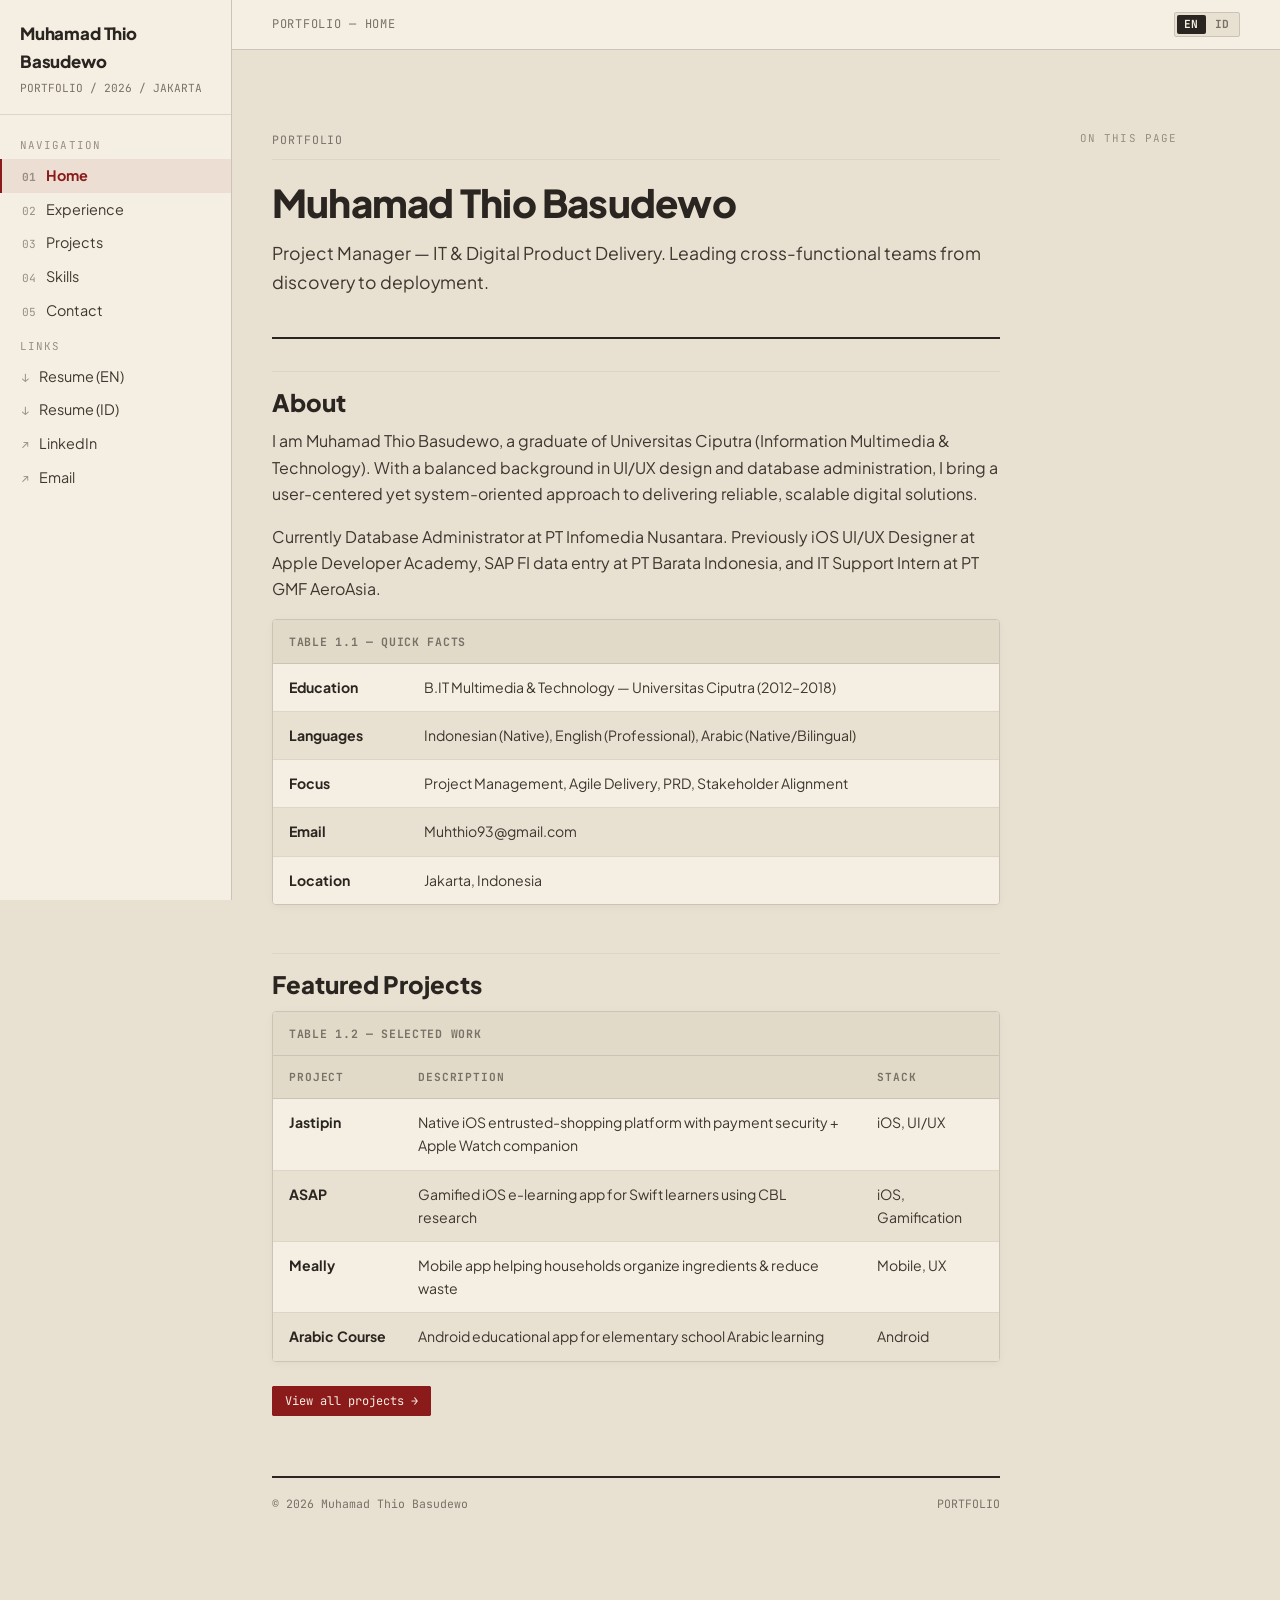
<file: index.html>
<!DOCTYPE html>
<html lang="en">
<head>
<meta charset="UTF-8">
<meta name="viewport" content="width=device-width, initial-scale=1.0">
<title>Muhamad Thio Basudewo — Portfolio</title>
<link rel="preconnect" href="https://fonts.googleapis.com">
<link rel="preconnect" href="https://fonts.gstatic.com" crossorigin>
<link href="https://fonts.googleapis.com/css2?family=Plus+Jakarta+Sans:wght@400;500;700;800&family=JetBrains+Mono:wght@400;500;700&display=swap" rel="stylesheet">
<link rel="stylesheet" href="css/styles.css">
</head>
<body class="lang-en">
<div class="doc-shell">
  <aside class="doc-sidebar" aria-label="Sections">
    <div class="doc-brand">
      <a href="index.html" class="doc-brand-title">Muhamad Thio Basudewo</a>
      <div class="doc-brand-meta">PORTFOLIO / 2026 / JAKARTA</div>
    </div>
    <nav aria-label="Sections">
      <div class="doc-nav-section">NAVIGATION</div>
      <ol class="doc-nav">
        <li><a href="index.html" aria-current="page"><span class="doc-nav-num">01</span> <span class="en">Home</span><span class="id">Beranda</span></a></li>
        <li><a href="experience.html"><span class="doc-nav-num">02</span> <span class="en">Experience</span><span class="id">Pengalaman</span></a></li>
        <li><a href="projects.html"><span class="doc-nav-num">03</span> <span class="en">Projects</span><span class="id">Proyek</span></a></li>
        <li><a href="skills.html"><span class="doc-nav-num">04</span> <span class="en">Skills</span><span class="id">Keahlian</span></a></li>
        <li><a href="contact.html"><span class="doc-nav-num">05</span> <span class="en">Contact</span><span class="id">Kontak</span></a></li>
      </ol>
      <div class="doc-nav-section">LINKS</div>
      <ol class="doc-nav">
        <li><a href="assets/resume.pdf" download><span class="doc-nav-num">↓</span> Resume (EN)</a></li>
        <li><a href="assets/resume-id.pdf" download><span class="doc-nav-num">↓</span> Resume (ID)</a></li>
        <li><a href="https://www.linkedin.com/in/muhamad-thio-basudewo-56740817b/" target="_blank" rel="noopener"><span class="doc-nav-num">↗</span> LinkedIn</a></li>
        <li><a href="mailto:Muhthio93@gmail.com"><span class="doc-nav-num">↗</span> Email</a></li>
      </ol>
    </nav>
    <button class="menu-btn" id="menuBtn" style="margin: 12px 20px;" aria-label="Toggle menu">&#9776;</button>
  </aside>
  <div class="doc-main">
    <div class="doc-topbar">
      <span class="doc-topbar-title">PORTFOLIO — HOME</span>
      <div class="topbar-actions">
        <div class="lang-switcher" aria-label="Language switcher">
          <a class="lang-btn active" href="#" data-lang="en" title="English">EN</a>
          <a class="lang-btn" href="#" data-lang="id" title="Bahasa Indonesia">ID</a>
        </div>
        
      </div>
    </div>
    <main id="main-content" class="doc-content">
      <header class="specimen-plate">
        <div class="specimen-ref"><span>PORTFOLIO</span><span></span></div>
        <h1 class="doc-title">Muhamad Thio Basudewo</h1>
        <p class="doc-lead"><span class="en">Project Manager — IT & Digital Product Delivery. Leading cross-functional teams from discovery to deployment.</span><span class="id">Manajer Proyek — Pengiriman Produk Digital & IT. Memimpin tim lintas fungsi dari discovery hingga deployment.</span></p>
      </header>

      <h2 id="about"><span class="en">About</span><span class="id">Tentang</span></h2>
      <p><span class="en">I am Muhamad Thio Basudewo, a graduate of Universitas Ciputra (Information Multimedia & Technology). With a balanced background in UI/UX design and database administration, I bring a user-centered yet system-oriented approach to delivering reliable, scalable digital solutions.</span><span class="id">Saya Muhamad Thio Basudewo, lulusan Universitas Ciputra (Information Multimedia & Technology). Dengan latar belakang seimbang di desain UI/UX dan administrasi database, saya membawa pendekatan yang berpusat pada pengguna namun berorientasi sistem untuk menghadirkan solusi digital yang andal dan skalabel.</span></p>
      <p><span class="en">Currently Database Administrator at PT Infomedia Nusantara. Previously iOS UI/UX Designer at Apple Developer Academy, SAP FI data entry at PT Barata Indonesia, and IT Support Intern at PT GMF AeroAsia.</span><span class="id">Saat ini Database Administrator di PT Infomedia Nusantara. Sebelumnya Desainer UI/UX iOS di Apple Developer Academy, entri data SAP FI di PT Barata Indonesia, dan Intern IT Support di PT GMF AeroAsia.</span></p>

      <div class="doc-table-wrap">
        <table class="doc-table">
          <caption>TABLE 1.1 — QUICK FACTS</caption>
          <tbody>
            <tr><td><span class="en">Education</span><span class="id">Pendidikan</span></td><td>B.IT Multimedia & Technology — Universitas Ciputra (2012–2018)</td></tr>
            <tr><td><span class="en">Languages</span><span class="id">Bahasa</span></td><td>Indonesian (Native), English (Professional), Arabic (Native/Bilingual)</td></tr>
            <tr><td><span class="en">Focus</span><span class="id">Fokus</span></td><td>Project Management, Agile Delivery, PRD, Stakeholder Alignment</td></tr>
            <tr><td>Email</td><td>Muhthio93@gmail.com</td></tr>
            <tr><td><span class="en">Location</span><span class="id">Lokasi</span></td><td>Jakarta, Indonesia</td></tr>
          </tbody>
        </table>
      </div>

      <h2 id="featured"><span class="en">Featured Projects</span><span class="id">Proyek Unggulan</span></h2>
      <div class="doc-table-wrap">
        <table class="doc-table">
          <caption>TABLE 1.2 — SELECTED WORK</caption>
          <thead><tr><th scope="col">Project</th><th scope="col"><span class="en">Description</span><span class="id">Deskripsi</span></th><th scope="col">Stack</th></tr></thead>
          <tbody>
            <tr><td>Jastipin</td><td><span class="en">Native iOS entrusted-shopping platform with payment security + Apple Watch companion</span><span class="id">Platform titip beli iOS native dengan keamanan pembayaran + pendamping Apple Watch</span></td><td>iOS, UI/UX</td></tr>
            <tr><td>ASAP</td><td><span class="en">Gamified iOS e-learning app for Swift learners using CBL research</span><span class="id">Aplikasi e-learning iOS gamifikasi untuk pembelajar Swift dengan riset CBL</span></td><td>iOS, Gamification</td></tr>
            <tr><td>Meally</td><td><span class="en">Mobile app helping households organize ingredients & reduce waste</span><span class="id">Aplikasi mobile membantu rumah tangga mengorganisasi bahan & kurangi limbah</span></td><td>Mobile, UX</td></tr>
            <tr><td>Arabic Course</td><td><span class="en">Android educational app for elementary school Arabic learning</span><span class="id">Aplikasi edukasi Android untuk pembelajaran Arab sekolah dasar</span></td><td>Android</td></tr>
          </tbody>
        </table>
      </div>
      <p><a class="btn btn-primary" href="projects.html"><span class="en">View all projects →</span><span class="id">Lihat semua proyek →</span></a></p>

      <footer class="doc-footer"><span>© 2026 Muhamad Thio Basudewo</span><span>PORTFOLIO</span></footer>
    </main>
    <nav class="doc-toc" aria-label="On this page"><div class="doc-toc-title">ON THIS PAGE</div><ol id="tocList"></ol></nav>
  </div>
</div>

<script src="js/main.js"></script>
</body>
</html>
</file>
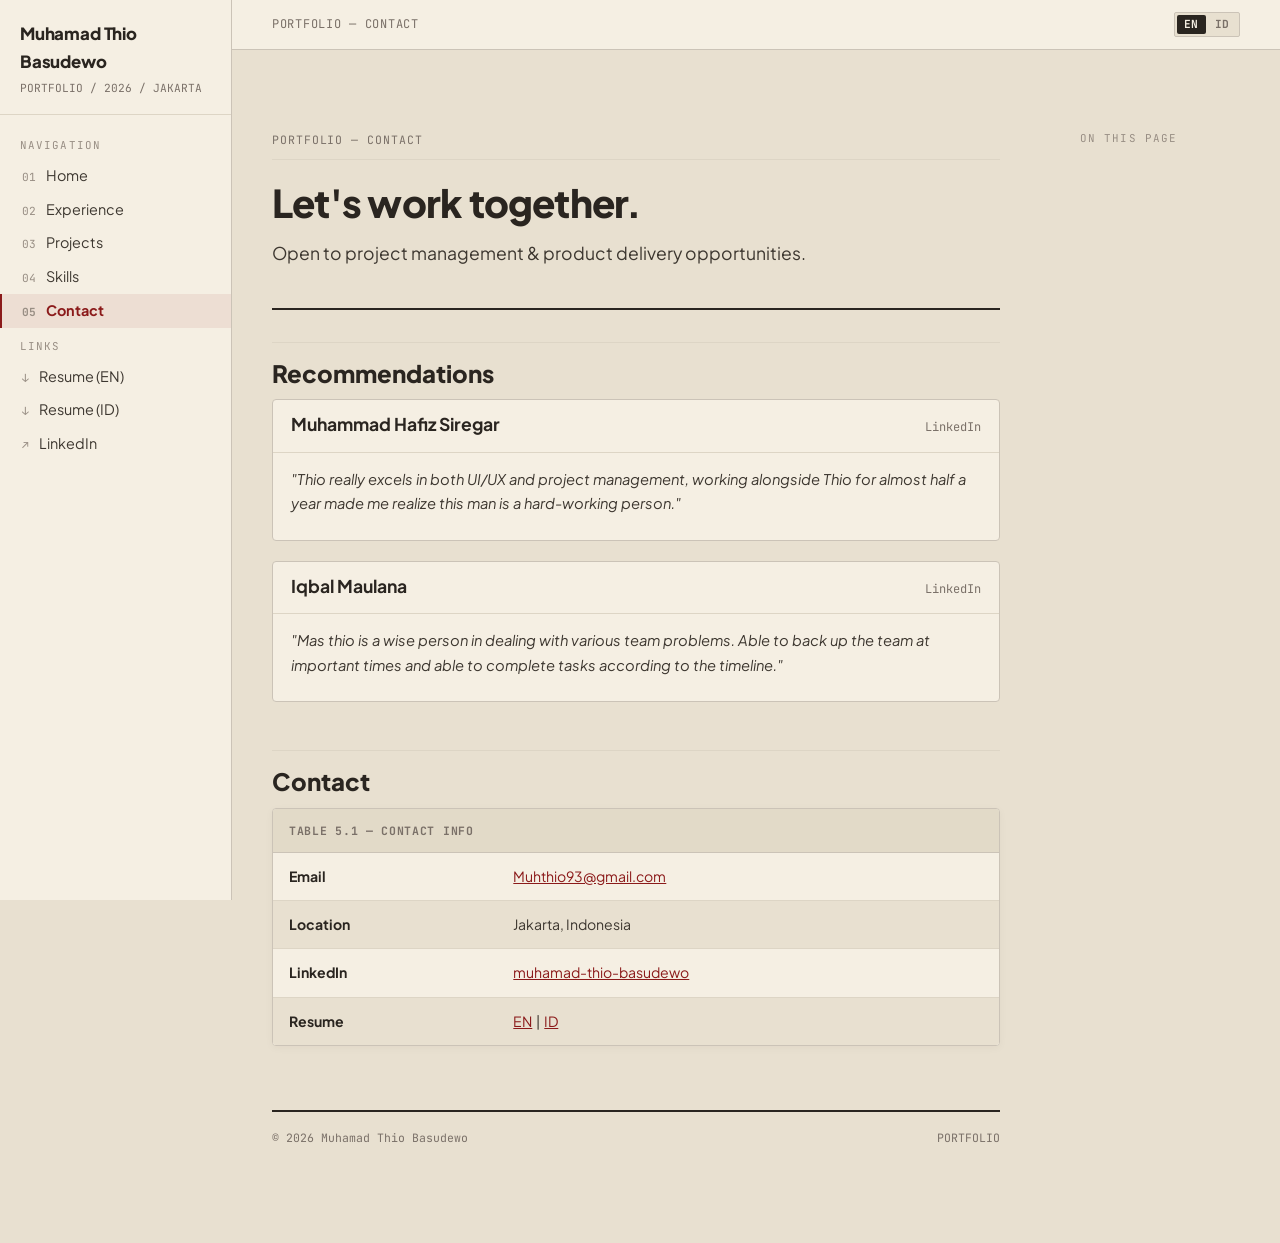
<file: contact.html>
<!DOCTYPE html>
<html lang="en">
<head>
<meta charset="UTF-8">
<meta name="viewport" content="width=device-width, initial-scale=1.0">
<title>Contact — Muhamad Thio Basudewo</title>
<link rel="preconnect" href="https://fonts.googleapis.com">
<link rel="preconnect" href="https://fonts.gstatic.com" crossorigin>
<link href="https://fonts.googleapis.com/css2?family=Plus+Jakarta+Sans:wght@400;500;700;800&family=JetBrains+Mono:wght@400;500;700&display=swap" rel="stylesheet">
<link rel="stylesheet" href="css/styles.css">
</head>
<body class="lang-en">
<div class="doc-shell">
  <aside class="doc-sidebar" aria-label="Sections">
    <div class="doc-brand">
      <a href="index.html" class="doc-brand-title">Muhamad Thio Basudewo</a>
      <div class="doc-brand-meta">PORTFOLIO / 2026 / JAKARTA</div>
    </div>
    <nav aria-label="Sections">
      <div class="doc-nav-section">NAVIGATION</div>
      <ol class="doc-nav">
        <li><a href="index.html"><span class="doc-nav-num">01</span> <span class="en">Home</span><span class="id">Beranda</span></a></li>
        <li><a href="experience.html"><span class="doc-nav-num">02</span> <span class="en">Experience</span><span class="id">Pengalaman</span></a></li>
        <li><a href="projects.html"><span class="doc-nav-num">03</span> <span class="en">Projects</span><span class="id">Proyek</span></a></li>
        <li><a href="skills.html"><span class="doc-nav-num">04</span> <span class="en">Skills</span><span class="id">Keahlian</span></a></li>
        <li><a href="contact.html" aria-current="page"><span class="doc-nav-num">05</span> <span class="en">Contact</span><span class="id">Kontak</span></a></li>
      </ol>
      <div class="doc-nav-section">LINKS</div>
      <ol class="doc-nav">
        <li><a href="assets/resume.pdf" download><span class="doc-nav-num">↓</span> Resume (EN)</a></li>
        <li><a href="assets/resume-id.pdf" download><span class="doc-nav-num">↓</span> Resume (ID)</a></li>
        <li><a href="https://www.linkedin.com/in/muhamad-thio-basudewo-56740817b/" target="_blank" rel="noopener"><span class="doc-nav-num">↗</span> LinkedIn</a></li>
      </ol>
    </nav>
  </aside>
  <div class="doc-main">
    <div class="doc-topbar">
      <span class="doc-topbar-title">PORTFOLIO — CONTACT</span>
      <div class="topbar-actions">
        <div class="lang-switcher" aria-label="Language switcher">
          <a class="lang-btn active" href="#" data-lang="en" title="English">EN</a>
          <a class="lang-btn" href="#" data-lang="id" title="Bahasa Indonesia">ID</a>
        </div>
        
      </div>
    </div>
    <main id="main-content" class="doc-content">
      <header class="specimen-plate">
        <div class="specimen-ref"><span>PORTFOLIO — CONTACT</span><span></span></div>
        <h1 class="doc-title"><span class="en">Let's work together.</span><span class="id">Mari bekerja sama.</span></h1>
        <p class="doc-lead"><span class="en">Open to project management & product delivery opportunities.</span><span class="id">Terbuka untuk peluang manajemen proyek & pengiriman produk.</span></p>
      </header>

      <h2 id="recommendations"><span class="en">Recommendations</span><span class="id">Rekomendasi</span></h2>
      <div class="server-card">
        <div class="server-card-header"><h3>Muhammad Hafiz Siregar</h3><span class="server-card-id">LinkedIn</span></div>
        <div class="server-card-body">
          <p style="font-style: italic;">"Thio really excels in both UI/UX and project management, working alongside Thio for almost half a year made me realize this man is a hard-working person."</p>
        </div>
      </div>
      <div class="server-card">
        <div class="server-card-header"><h3>Iqbal Maulana</h3><span class="server-card-id">LinkedIn</span></div>
        <div class="server-card-body">
          <p style="font-style: italic;">"Mas thio is a wise person in dealing with various team problems. Able to back up the team at important times and able to complete tasks according to the timeline."</p>
        </div>
      </div>

      <h2 id="contact"><span class="en">Contact</span><span class="id">Kontak</span></h2>
      <div class="doc-table-wrap">
        <table class="doc-table">
          <caption>TABLE 5.1 — CONTACT INFO</caption>
          <tbody>
            <tr><td>Email</td><td><a href="mailto:Muhthio93@gmail.com">Muhthio93@gmail.com</a></td></tr>
            <tr><td><span class="en">Location</span><span class="id">Lokasi</span></td><td>Jakarta, Indonesia</td></tr>
            <tr><td>LinkedIn</td><td><a href="https://www.linkedin.com/in/muhamad-thio-basudewo-56740817b/" target="_blank" rel="noopener">muhamad-thio-basudewo</a></td></tr>
            <tr><td>Resume</td><td><a href="assets/resume.pdf" download>EN</a> &nbsp;|&nbsp; <a href="assets/resume-id.pdf" download>ID</a></td></tr>
          </tbody>
        </table>
      </div>

      <footer class="doc-footer"><span>© 2026 Muhamad Thio Basudewo</span><span>PORTFOLIO</span></footer>
    </main>
    <nav class="doc-toc" aria-label="On this page"><div class="doc-toc-title">ON THIS PAGE</div><ol id="tocList"></ol></nav>
  </div>
</div>

<script src="js/main.js"></script>
</body>
</html>
</file>
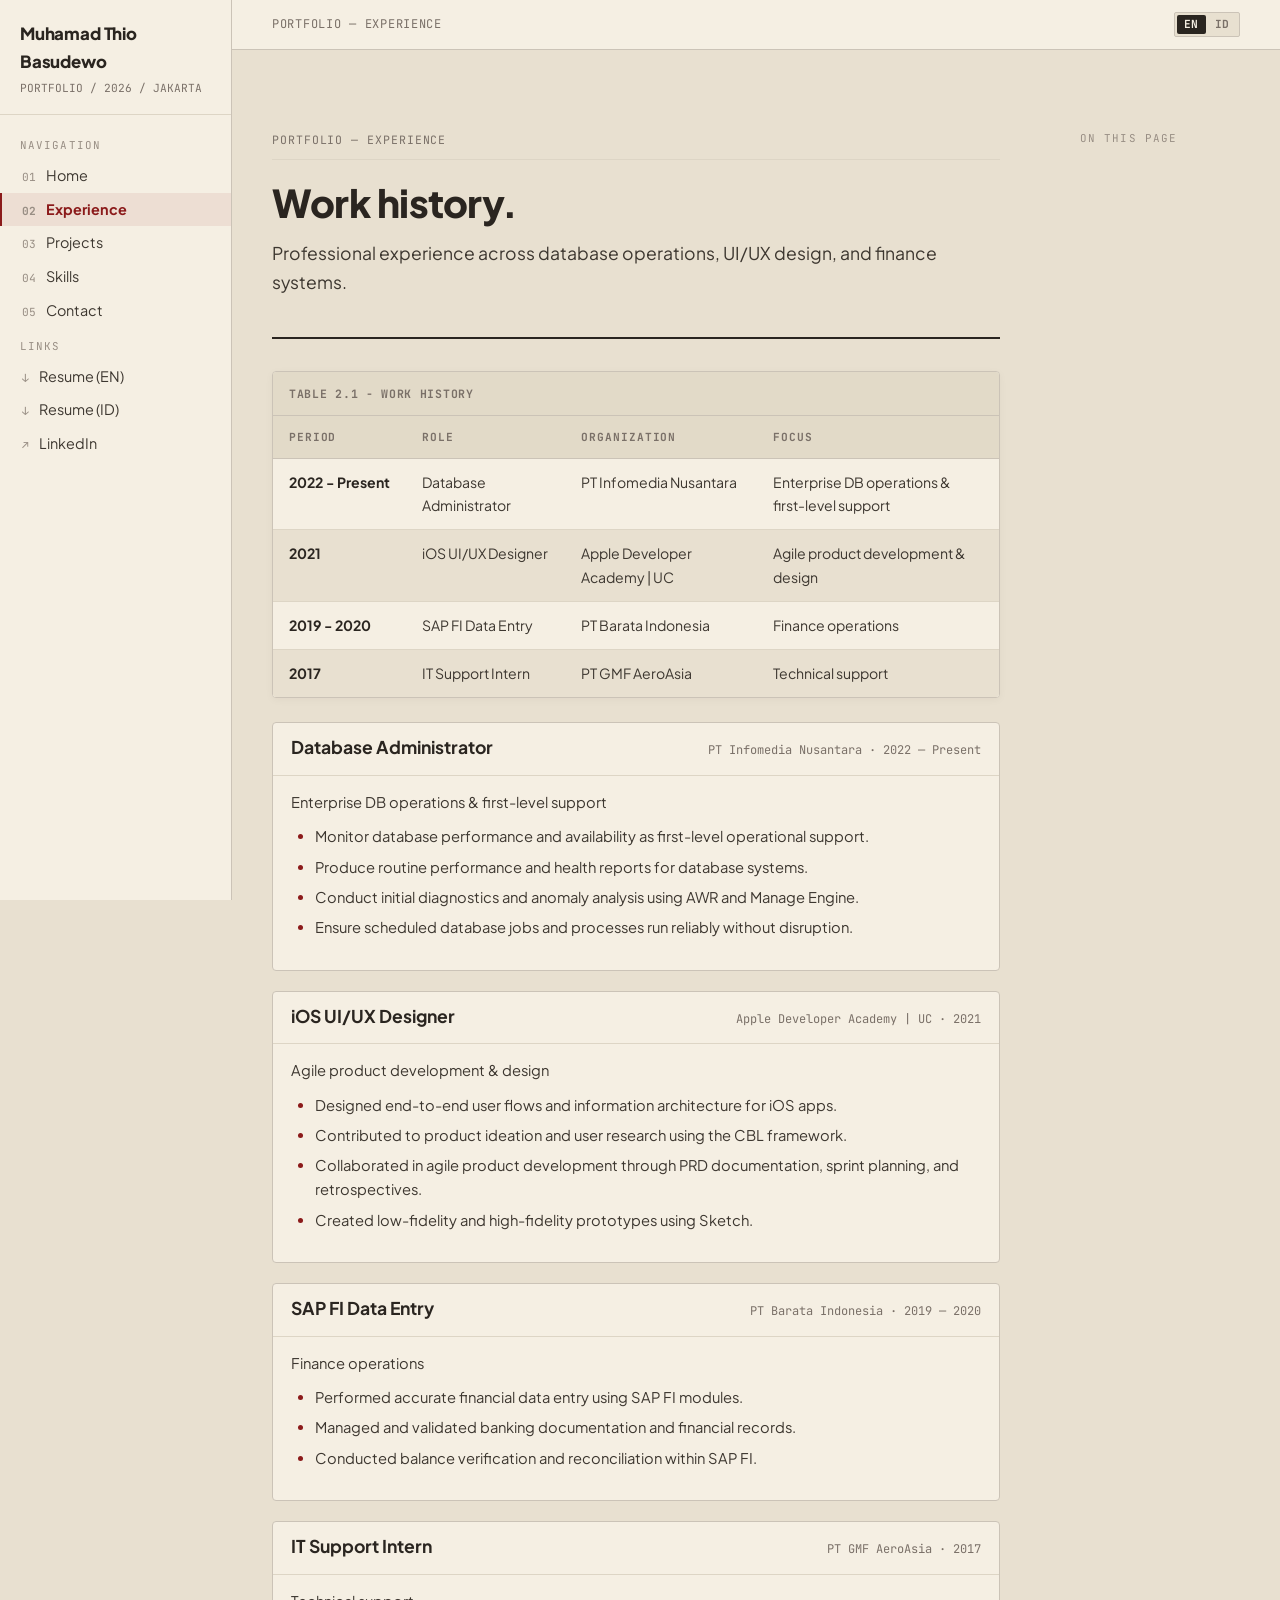
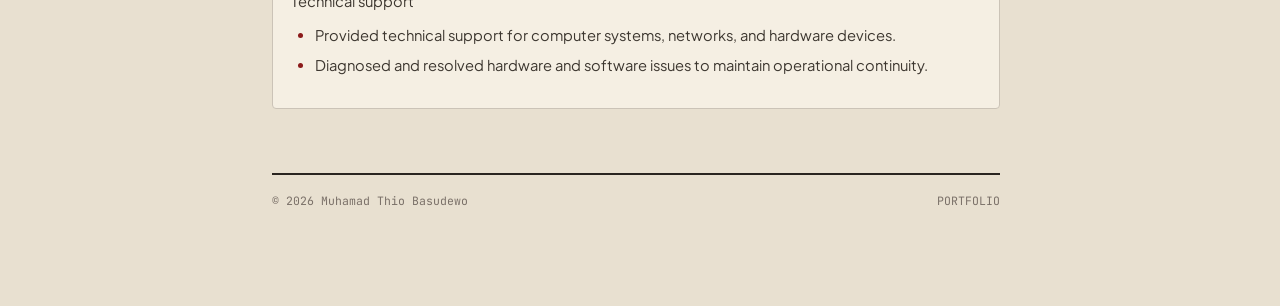
<file: experience.html>
<!DOCTYPE html>
<html lang="en">
<head>
<meta charset="UTF-8">
<meta name="viewport" content="width=device-width, initial-scale=1.0">
<title>Experience — Muhamad Thio Basudewo</title>
<link rel="preconnect" href="https://fonts.googleapis.com">
<link rel="preconnect" href="https://fonts.gstatic.com" crossorigin>
<link href="https://fonts.googleapis.com/css2?family=Plus+Jakarta+Sans:wght@400;500;700;800&family=JetBrains+Mono:wght@400;500;700&display=swap" rel="stylesheet">
<link rel="stylesheet" href="css/styles.css">
</head>
<body class="lang-en">
<div class="doc-shell">
  <aside class="doc-sidebar" aria-label="Sections">
    <div class="doc-brand">
      <a href="index.html" class="doc-brand-title">Muhamad Thio Basudewo</a>
      <div class="doc-brand-meta">PORTFOLIO / 2026 / JAKARTA</div>
    </div>
    <nav aria-label="Sections">
      <div class="doc-nav-section">NAVIGATION</div>
      <ol class="doc-nav">
        <li><a href="index.html"><span class="doc-nav-num">01</span> <span class="en">Home</span><span class="id">Beranda</span></a></li>
        <li><a href="experience.html" aria-current="page"><span class="doc-nav-num">02</span> <span class="en">Experience</span><span class="id">Pengalaman</span></a></li>
        <li><a href="projects.html"><span class="doc-nav-num">03</span> <span class="en">Projects</span><span class="id">Proyek</span></a></li>
        <li><a href="skills.html"><span class="doc-nav-num">04</span> <span class="en">Skills</span><span class="id">Keahlian</span></a></li>
        <li><a href="contact.html"><span class="doc-nav-num">05</span> <span class="en">Contact</span><span class="id">Kontak</span></a></li>
      </ol>
      <div class="doc-nav-section">LINKS</div>
      <ol class="doc-nav">
        <li><a href="assets/resume.pdf" download><span class="doc-nav-num">↓</span> Resume (EN)</a></li>
        <li><a href="assets/resume-id.pdf" download><span class="doc-nav-num">↓</span> Resume (ID)</a></li>
        <li><a href="https://www.linkedin.com/in/muhamad-thio-basudewo-56740817b/" target="_blank" rel="noopener"><span class="doc-nav-num">↗</span> LinkedIn</a></li>
      </ol>
    </nav>
  </aside>
  <div class="doc-main">
    <div class="doc-topbar">
      <span class="doc-topbar-title">PORTFOLIO — EXPERIENCE</span>
      <div class="topbar-actions">
        <div class="lang-switcher" aria-label="Language switcher">
          <a class="lang-btn active" href="#" data-lang="en" title="English">EN</a>
          <a class="lang-btn" href="#" data-lang="id" title="Bahasa Indonesia">ID</a>
        </div>
        
      </div>
    </div>
    <main id="main-content" class="doc-content">
      <header class="specimen-plate">
        <div class="specimen-ref"><span>PORTFOLIO — EXPERIENCE</span><span></span></div>
        <h1 class="doc-title"><span class="en">Work history.</span><span class="id">Riwayat kerja.</span></h1>
        <p class="doc-lead"><span class="en">Professional experience across database operations, UI/UX design, and finance systems.</span><span class="id">Pengalaman profesional di operasi database, desain UI/UX, dan sistem keuangan.</span></p>
      </header>

      <div class="doc-table-wrap">
        <table class="doc-table">
          <caption>TABLE 2.1 - WORK HISTORY</caption>
          <thead><tr><th scope="col">Period</th><th scope="col">Role</th><th scope="col">Organization</th><th scope="col">Focus</th></tr></thead>
          <tbody>
            <tr><td>2022 - Present</td><td>Database Administrator</td><td>PT Infomedia Nusantara</td><td>Enterprise DB operations & first-level support</td></tr>
            <tr><td>2021</td><td>iOS UI/UX Designer</td><td>Apple Developer Academy | UC</td><td>Agile product development & design</td></tr>
            <tr><td>2019 - 2020</td><td>SAP FI Data Entry</td><td>PT Barata Indonesia</td><td>Finance operations</td></tr>
            <tr><td>2017</td><td>IT Support Intern</td><td>PT GMF AeroAsia</td><td>Technical support</td></tr>
          </tbody>
        </table>
      </div>

      <div class="server-card">
        <div class="server-card-header"><h3><span class="en">Database Administrator</span><span class="id">Administrator Database</span></h3><span class="server-card-id">PT Infomedia Nusantara · 2022 — Present</span></div>
        <div class="server-card-body">
          <p><span class="en">Enterprise DB operations & first-level support</span><span class="id">Operasi DB enterprise & dukungan level pertama</span></p>
          <ul>
            <li><span class="en">Monitor database performance and availability as first-level operational support.</span><span class="id">Memantau performa dan ketersediaan database sebagai dukungan operasional level pertama.</span></li>
            <li><span class="en">Produce routine performance and health reports for database systems.</span><span class="id">Membuat laporan performa dan kesehatan rutin untuk sistem database.</span></li>
            <li><span class="en">Conduct initial diagnostics and anomaly analysis using AWR and Manage Engine.</span><span class="id">Melakukan diagnostik awal dan analisis anomali menggunakan AWR dan Manage Engine.</span></li>
            <li><span class="en">Ensure scheduled database jobs and processes run reliably without disruption.</span><span class="id">Memastikan job dan proses database terjadwal berjalan andal tanpa gangguan.</span></li>
          </ul>
        </div>
      </div>

      <div class="server-card">
        <div class="server-card-header"><h3><span class="en">iOS UI/UX Designer</span><span class="id">Desainer UI/UX iOS</span></h3><span class="server-card-id">Apple Developer Academy | UC · 2021</span></div>
        <div class="server-card-body">
          <p><span class="en">Agile product development & design</span><span class="id">Pengembangan produk agile & desain</span></p>
          <ul>
            <li><span class="en">Designed end-to-end user flows and information architecture for iOS apps.</span><span class="id">Merancang user flow end-to-end dan information architecture untuk aplikasi iOS.</span></li>
            <li><span class="en">Contributed to product ideation and user research using the CBL framework.</span><span class="id">Berkontribusi pada ideasi produk dan riset pengguna menggunakan framework CBL.</span></li>
            <li><span class="en">Collaborated in agile product development through PRD documentation, sprint planning, and retrospectives.</span><span class="id">Berkolaborasi dalam pengembangan produk agile melalui dokumentasi PRD, sprint planning, dan retrospektif.</span></li>
            <li><span class="en">Created low-fidelity and high-fidelity prototypes using Sketch.</span><span class="id">Membuat prototipe low-fidelity dan high-fidelity menggunakan Sketch.</span></li>
          </ul>
        </div>
      </div>

      <div class="server-card">
        <div class="server-card-header"><h3><span class="en">SAP FI Data Entry</span><span class="id">Entri Data SAP FI</span></h3><span class="server-card-id">PT Barata Indonesia · 2019 — 2020</span></div>
        <div class="server-card-body">
          <p><span class="en">Finance operations</span><span class="id">Operasi keuangan</span></p>
          <ul>
            <li><span class="en">Performed accurate financial data entry using SAP FI modules.</span><span class="id">Melakukan entri data keuangan akurat menggunakan modul SAP FI.</span></li>
            <li><span class="en">Managed and validated banking documentation and financial records.</span><span class="id">Mengelola dan memvalidasi dokumentasi perbankan dan catatan keuangan.</span></li>
            <li><span class="en">Conducted balance verification and reconciliation within SAP FI.</span><span class="id">Melakukan verifikasi saldo dan rekonsiliasi dalam SAP FI.</span></li>
          </ul>
        </div>
      </div>

      <div class="server-card">
        <div class="server-card-header"><h3><span class="en">IT Support Intern</span><span class="id">Intern Dukungan IT</span></h3><span class="server-card-id">PT GMF AeroAsia · 2017</span></div>
        <div class="server-card-body">
          <p><span class="en">Technical support</span><span class="id">Dukungan teknis</span></p>
          <ul>
            <li><span class="en">Provided technical support for computer systems, networks, and hardware devices.</span><span class="id">Memberikan dukungan teknis untuk sistem komputer, jaringan, dan perangkat keras.</span></li>
            <li><span class="en">Diagnosed and resolved hardware and software issues to maintain operational continuity.</span><span class="id">Mendiagnosis dan menyelesaikan masalah hardware/software untuk menjaga kontinuitas operasional.</span></li>
          </ul>
        </div>
      </div>

      <footer class="doc-footer"><span>© 2026 Muhamad Thio Basudewo</span><span>PORTFOLIO</span></footer>
    </main>
    <nav class="doc-toc" aria-label="On this page"><div class="doc-toc-title">ON THIS PAGE</div><ol id="tocList"></ol></nav>
  </div>
</div>

<script src="js/main.js"></script>
</body>
</html>
</file>
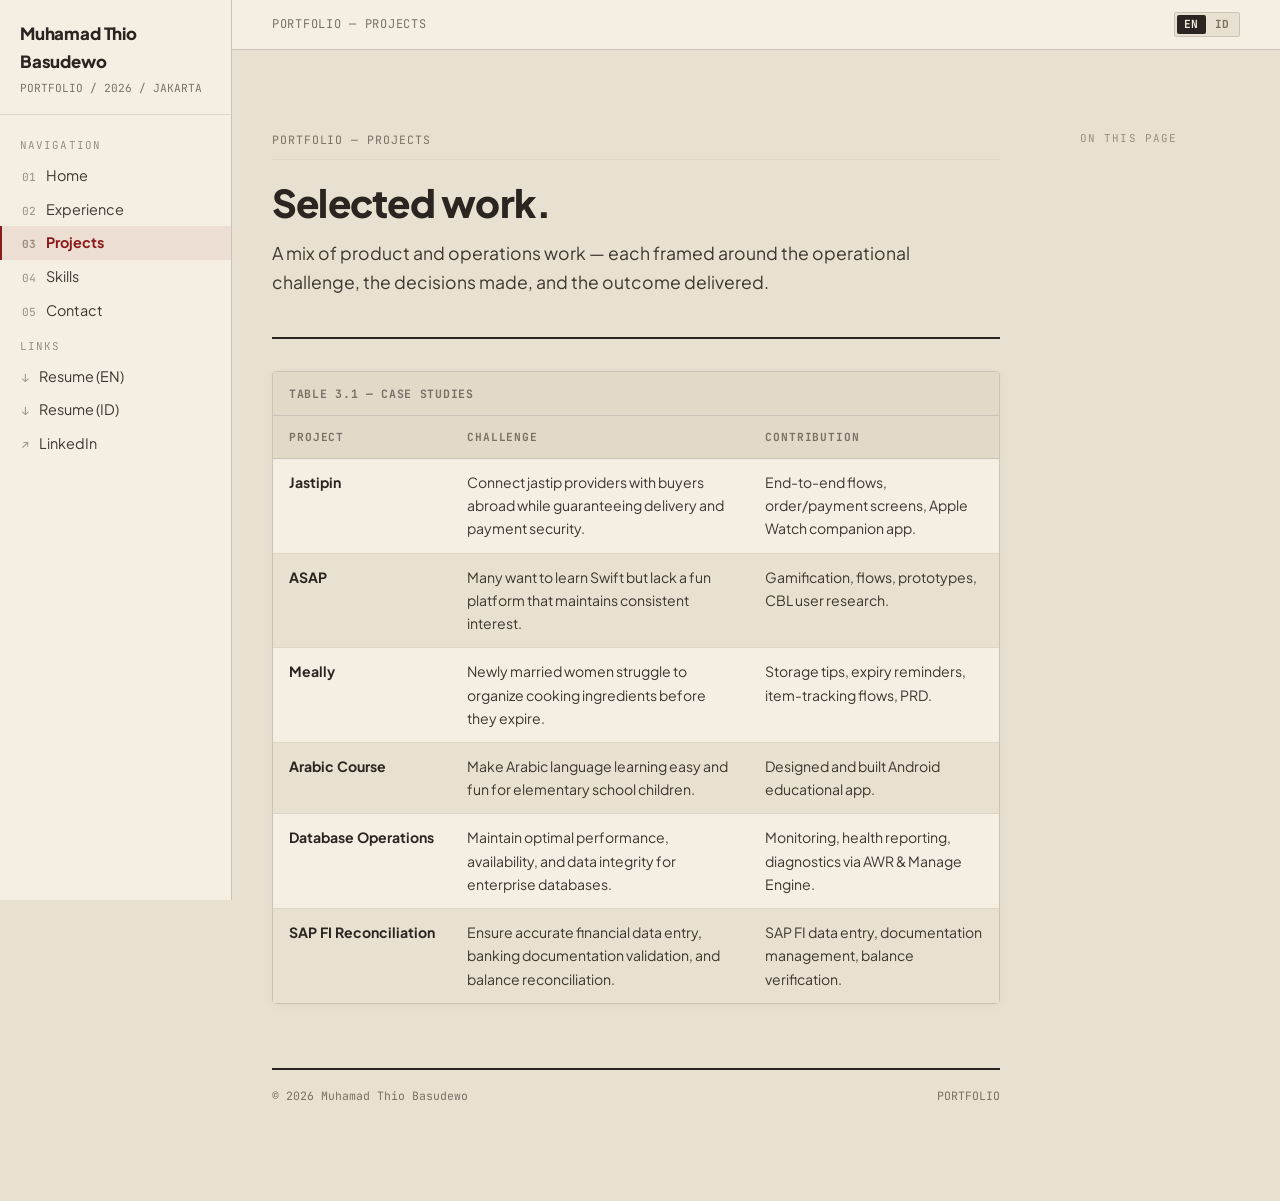
<file: projects.html>
<!DOCTYPE html>
<html lang="en">
<head>
<meta charset="UTF-8">
<meta name="viewport" content="width=device-width, initial-scale=1.0">
<title>Projects — Muhamad Thio Basudewo</title>
<link rel="preconnect" href="https://fonts.googleapis.com">
<link rel="preconnect" href="https://fonts.gstatic.com" crossorigin>
<link href="https://fonts.googleapis.com/css2?family=Plus+Jakarta+Sans:wght@400;500;700;800&family=JetBrains+Mono:wght@400;500;700&display=swap" rel="stylesheet">
<link rel="stylesheet" href="css/styles.css">
</head>
<body class="lang-en">
<div class="doc-shell">
  <aside class="doc-sidebar" aria-label="Sections">
    <div class="doc-brand">
      <a href="index.html" class="doc-brand-title">Muhamad Thio Basudewo</a>
      <div class="doc-brand-meta">PORTFOLIO / 2026 / JAKARTA</div>
    </div>
    <nav aria-label="Sections">
      <div class="doc-nav-section">NAVIGATION</div>
      <ol class="doc-nav">
        <li><a href="index.html"><span class="doc-nav-num">01</span> <span class="en">Home</span><span class="id">Beranda</span></a></li>
        <li><a href="experience.html"><span class="doc-nav-num">02</span> <span class="en">Experience</span><span class="id">Pengalaman</span></a></li>
        <li><a href="projects.html" aria-current="page"><span class="doc-nav-num">03</span> <span class="en">Projects</span><span class="id">Proyek</span></a></li>
        <li><a href="skills.html"><span class="doc-nav-num">04</span> <span class="en">Skills</span><span class="id">Keahlian</span></a></li>
        <li><a href="contact.html"><span class="doc-nav-num">05</span> <span class="en">Contact</span><span class="id">Kontak</span></a></li>
      </ol>
      <div class="doc-nav-section">LINKS</div>
      <ol class="doc-nav">
        <li><a href="assets/resume.pdf" download><span class="doc-nav-num">↓</span> Resume (EN)</a></li>
        <li><a href="assets/resume-id.pdf" download><span class="doc-nav-num">↓</span> Resume (ID)</a></li>
        <li><a href="https://www.linkedin.com/in/muhamad-thio-basudewo-56740817b/" target="_blank" rel="noopener"><span class="doc-nav-num">↗</span> LinkedIn</a></li>
      </ol>
    </nav>
  </aside>
  <div class="doc-main">
    <div class="doc-topbar">
      <span class="doc-topbar-title">PORTFOLIO — PROJECTS</span>
      <div class="topbar-actions">
        <div class="lang-switcher" aria-label="Language switcher">
          <a class="lang-btn active" href="#" data-lang="en" title="English">EN</a>
          <a class="lang-btn" href="#" data-lang="id" title="Bahasa Indonesia">ID</a>
        </div>
        
      </div>
    </div>
    <main id="main-content" class="doc-content">
      <header class="specimen-plate">
        <div class="specimen-ref"><span>PORTFOLIO — PROJECTS</span><span></span></div>
        <h1 class="doc-title"><span class="en">Selected work.</span><span class="id">Karya pilihan.</span></h1>
        <p class="doc-lead"><span class="en">A mix of product and operations work — each framed around the operational challenge, the decisions made, and the outcome delivered.</span><span class="id">Campuran pekerjaan produk dan operasional — masing-masing dibingkai seputar tantangan operasional, keputusan yang diambil, dan hasil yang dicapai.</span></p>
      </header>

      <div class="doc-table-wrap">
        <table class="doc-table">
          <caption>TABLE 3.1 — CASE STUDIES</caption>
          <thead><tr><th scope="col">Project</th><th scope="col"><span class="en">Challenge</span><span class="id">Tantangan</span></th><th scope="col"><span class="en">Contribution</span><span class="id">Kontribusi</span></th></tr></thead>
          <tbody>
            <tr><td>Jastipin</td><td><span class="en">Connect jastip providers with buyers abroad while guaranteeing delivery and payment security.</span><span class="id">Menghubungkan penyedia jastip dengan pembeli di luar negeri sambil menjamin pengiriman dan keamanan pembayaran.</span></td><td><span class="en">End-to-end flows, order/payment screens, Apple Watch companion app.</span><span class="id">Flow end-to-end, layar pesanan/pembayaran, aplikasi pendamping Apple Watch.</span></td></tr>
            <tr><td>ASAP</td><td><span class="en">Many want to learn Swift but lack a fun platform that maintains consistent interest.</span><span class="id">Banyak yang ingin belajar Swift namun kurang platform menyenangkan yang menjaga minat konsisten.</span></td><td><span class="en">Gamification, flows, prototypes, CBL user research.</span><span class="id">Gamifikasi, flow, prototipe, riset pengguna CBL.</span></td></tr>
            <tr><td>Meally</td><td><span class="en">Newly married women struggle to organize cooking ingredients before they expire.</span><span class="id">Wanita baru menikah kesulitan mengorganisasi bahan masakan sebelum kedaluwarsa.</span></td><td><span class="en">Storage tips, expiry reminders, item-tracking flows, PRD.</span><span class="id">Tips penyimpanan, pengingat kedaluwarsa, flow pelacakan item, PRD.</span></td></tr>
            <tr><td>Arabic Course</td><td><span class="en">Make Arabic language learning easy and fun for elementary school children.</span><span class="id">Membuat pembelajaran bahasa Arab mudah dan menyenangkan bagi anak usia sekolah dasar.</span></td><td><span class="en">Designed and built Android educational app.</span><span class="id">Merancang dan membangun aplikasi edukasi Android.</span></td></tr>
            <tr><td>Database Operations</td><td><span class="en">Maintain optimal performance, availability, and data integrity for enterprise databases.</span><span class="id">Menjaga performa, ketersediaan, dan integritas data optimal untuk database enterprise.</span></td><td><span class="en">Monitoring, health reporting, diagnostics via AWR & Manage Engine.</span><span class="id">Pemantauan, pelaporan kesehatan, diagnostik via AWR & Manage Engine.</span></td></tr>
            <tr><td>SAP FI Reconciliation</td><td><span class="en">Ensure accurate financial data entry, banking documentation validation, and balance reconciliation.</span><span class="id">Memastikan entri data keuangan akurat, validasi dokumentasi perbankan, dan rekonsiliasi saldo.</span></td><td><span class="en">SAP FI data entry, documentation management, balance verification.</span><span class="id">Entri data SAP FI, pengelolaan dokumentasi, verifikasi saldo.</span></td></tr>
          </tbody>
        </table>
      </div>

      <footer class="doc-footer"><span>© 2026 Muhamad Thio Basudewo</span><span>PORTFOLIO</span></footer>
    </main>
    <nav class="doc-toc" aria-label="On this page"><div class="doc-toc-title">ON THIS PAGE</div><ol id="tocList"></ol></nav>
  </div>
</div>

<script src="js/main.js"></script>
</body>
</html>
</file>
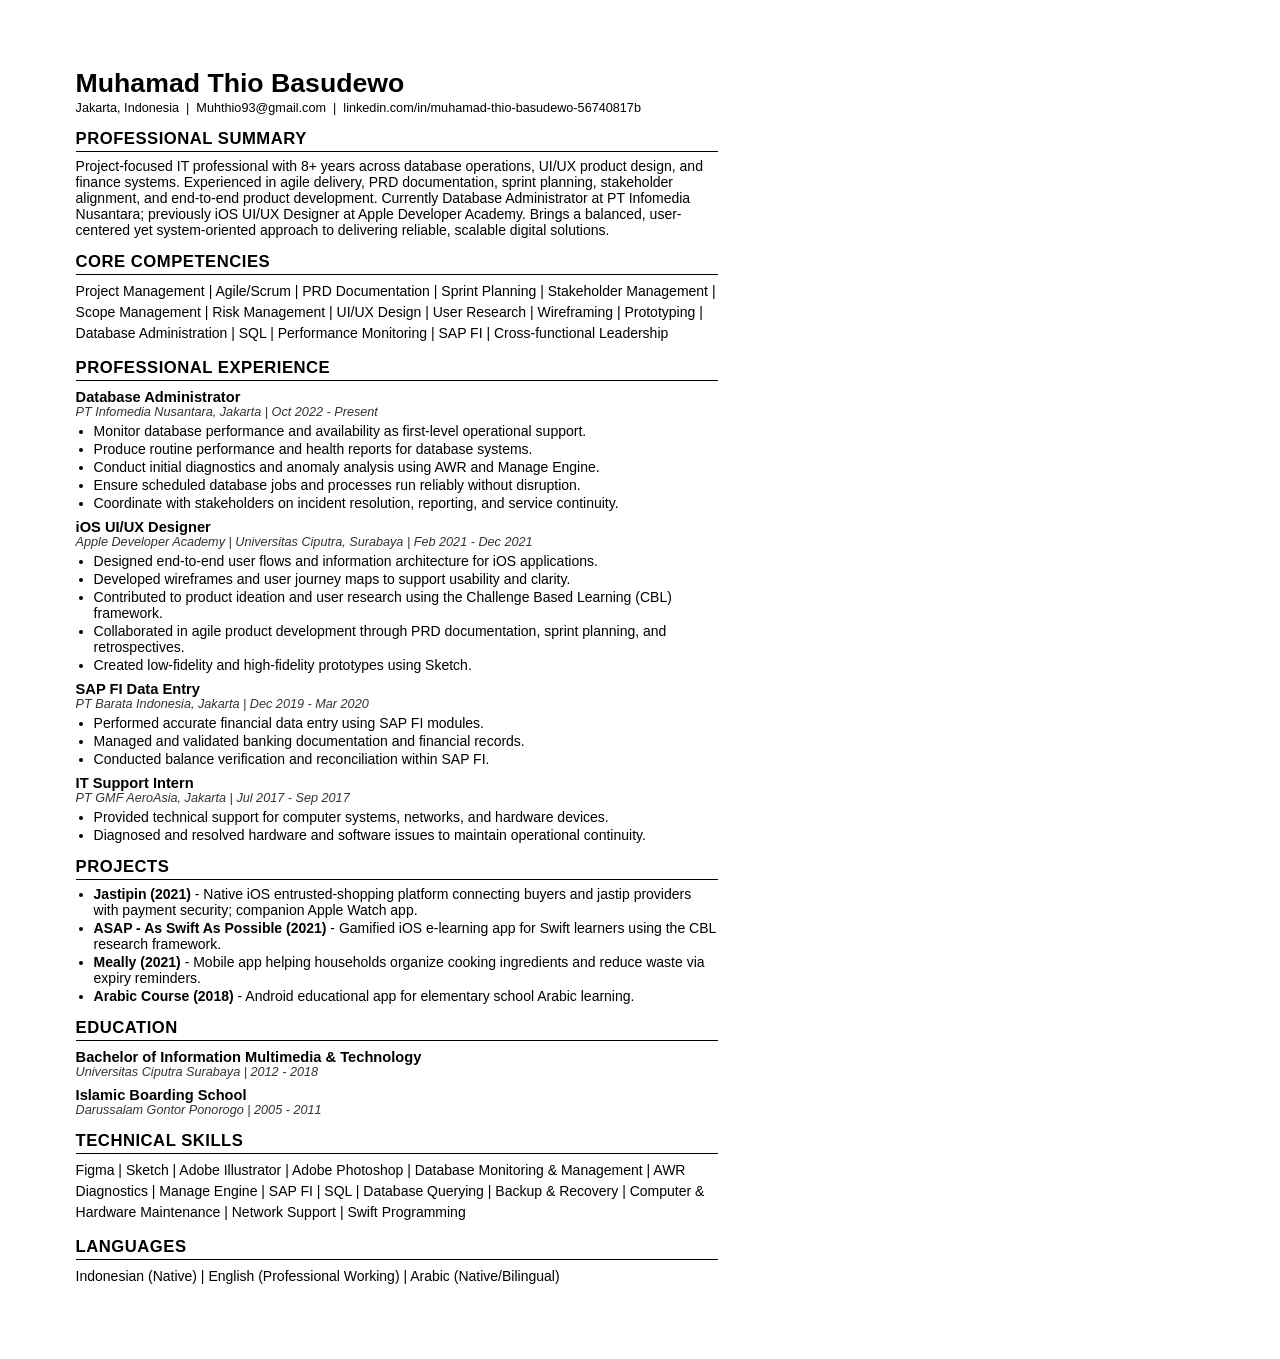
<file: resume-ats.html>
<!DOCTYPE html>
<html lang="en">
<head>
<meta charset="UTF-8">
<title>Resume - Muhamad Thio Basudewo</title>
<style>
  body { font-family: "Calibri", "Arial", sans-serif; font-size: 10.5pt; color: #000; margin: 0; padding: 0; font-variant-ligatures: none; font-feature-settings: "liga" 0, "clig" 0, "dlig" 0; }
  .page { width: 210mm; min-height: 297mm; padding: 18mm 20mm; box-sizing: border-box; }
  h1 { font-size: 20pt; margin: 0 0 2px; }
  .contact { font-size: 9.5pt; margin-bottom: 12px; }
  h2 { font-size: 12.5pt; text-transform: uppercase; border-bottom: 1px solid #000; padding-bottom: 2px; margin: 14px 0 6px; letter-spacing: 0.5px; }
  h3 { font-size: 11pt; margin: 8px 0 0; }
  .role-line { font-size: 9.5pt; font-style: italic; color: #333; margin-bottom: 4px; }
  ul { margin: 4px 0 8px 18px; padding: 0; }
  li { margin-bottom: 2px; }
  p { margin: 4px 0; }
  .skills { line-height: 1.5; }
</style>
</head>
<body>
<div class="page">
  <h1>Muhamad Thio Basudewo</h1>
  <div class="contact">
    Jakarta, Indonesia &nbsp;|&nbsp; Muhthio93@gmail.com &nbsp;|&nbsp;
    linkedin.com/in/muhamad-thio-basudewo-56740817b
  </div>

  <h2>Professional Summary</h2>
  <p>Project-focused IT professional with 8+ years across database operations, UI/UX product design, and finance systems.
  Experienced in agile delivery, PRD documentation, sprint planning, stakeholder alignment, and end-to-end product development.
  Currently Database Administrator at PT Infomedia Nusantara; previously iOS UI/UX Designer at Apple Developer Academy.
  Brings a balanced, user-centered yet system-oriented approach to delivering reliable, scalable digital solutions.</p>

  <h2>Core Competencies</h2>
  <p class="skills">Project Management | Agile/Scrum | PRD Documentation | Sprint Planning | Stakeholder Management |
  Scope Management | Risk Management | UI/UX Design | User Research | Wireframing | Prototyping |
  Database Administration | SQL | Performance Monitoring | SAP FI | Cross-functional Leadership</p>

  <h2>Professional Experience</h2>

  <h3>Database Administrator</h3>
  <div class="role-line">PT Infomedia Nusantara, Jakarta | Oct 2022 - Present</div>
  <ul>
    <li>Monitor database performance and availability as first-level operational support.</li>
    <li>Produce routine performance and health reports for database systems.</li>
    <li>Conduct initial diagnostics and anomaly analysis using AWR and Manage Engine.</li>
    <li>Ensure scheduled database jobs and processes run reliably without disruption.</li>
    <li>Coordinate with stakeholders on incident resolution, reporting, and service continuity.</li>
  </ul>

  <h3>iOS UI/UX Designer</h3>
  <div class="role-line">Apple Developer Academy | Universitas Ciputra, Surabaya | Feb 2021 - Dec 2021</div>
  <ul>
    <li>Designed end-to-end user flows and information architecture for iOS applications.</li>
    <li>Developed wireframes and user journey maps to support usability and clarity.</li>
    <li>Contributed to product ideation and user research using the Challenge Based Learning (CBL) framework.</li>
    <li>Collaborated in agile product development through PRD documentation, sprint planning, and retrospectives.</li>
    <li>Created low-fidelity and high-fidelity prototypes using Sketch.</li>
  </ul>

  <h3>SAP FI Data Entry</h3>
  <div class="role-line">PT Barata Indonesia, Jakarta | Dec 2019 - Mar 2020</div>
  <ul>
    <li>Performed accurate financial data entry using SAP FI modules.</li>
    <li>Managed and validated banking documentation and financial records.</li>
    <li>Conducted balance verification and reconciliation within SAP FI.</li>
  </ul>

  <h3>IT Support Intern</h3>
  <div class="role-line">PT GMF AeroAsia, Jakarta | Jul 2017 - Sep 2017</div>
  <ul>
    <li>Provided technical support for computer systems, networks, and hardware devices.</li>
    <li>Diagnosed and resolved hardware and software issues to maintain operational continuity.</li>
  </ul>

  <h2>Projects</h2>
  <ul>
    <li><strong>Jastipin (2021)</strong> - Native iOS entrusted-shopping platform connecting buyers and jastip providers with payment security; companion Apple Watch app.</li>
    <li><strong>ASAP - As Swift As Possible (2021)</strong> - Gamified iOS e-learning app for Swift learners using the CBL research framework.</li>
    <li><strong>Meally (2021)</strong> - Mobile app helping households organize cooking ingredients and reduce waste via expiry reminders.</li>
    <li><strong>Arabic Course (2018)</strong> - Android educational app for elementary school Arabic learning.</li>
  </ul>

  <h2>Education</h2>
  <h3>Bachelor of Information Multimedia & Technology</h3>
  <div class="role-line">Universitas Ciputra Surabaya | 2012 - 2018</div>
  <h3>Islamic Boarding School</h3>
  <div class="role-line">Darussalam Gontor Ponorogo | 2005 - 2011</div>

  <h2>Technical Skills</h2>
  <p class="skills">Figma | Sketch | Adobe Illustrator | Adobe Photoshop | Database Monitoring & Management |
  AWR Diagnostics | Manage Engine | SAP FI | SQL | Database Querying | Backup & Recovery |
  Computer & Hardware Maintenance | Network Support | Swift Programming</p>

  <h2>Languages</h2>
  <p class="skills">Indonesian (Native) | English (Professional Working) | Arabic (Native/Bilingual)</p>
</div>
</body>
</html>
</file>
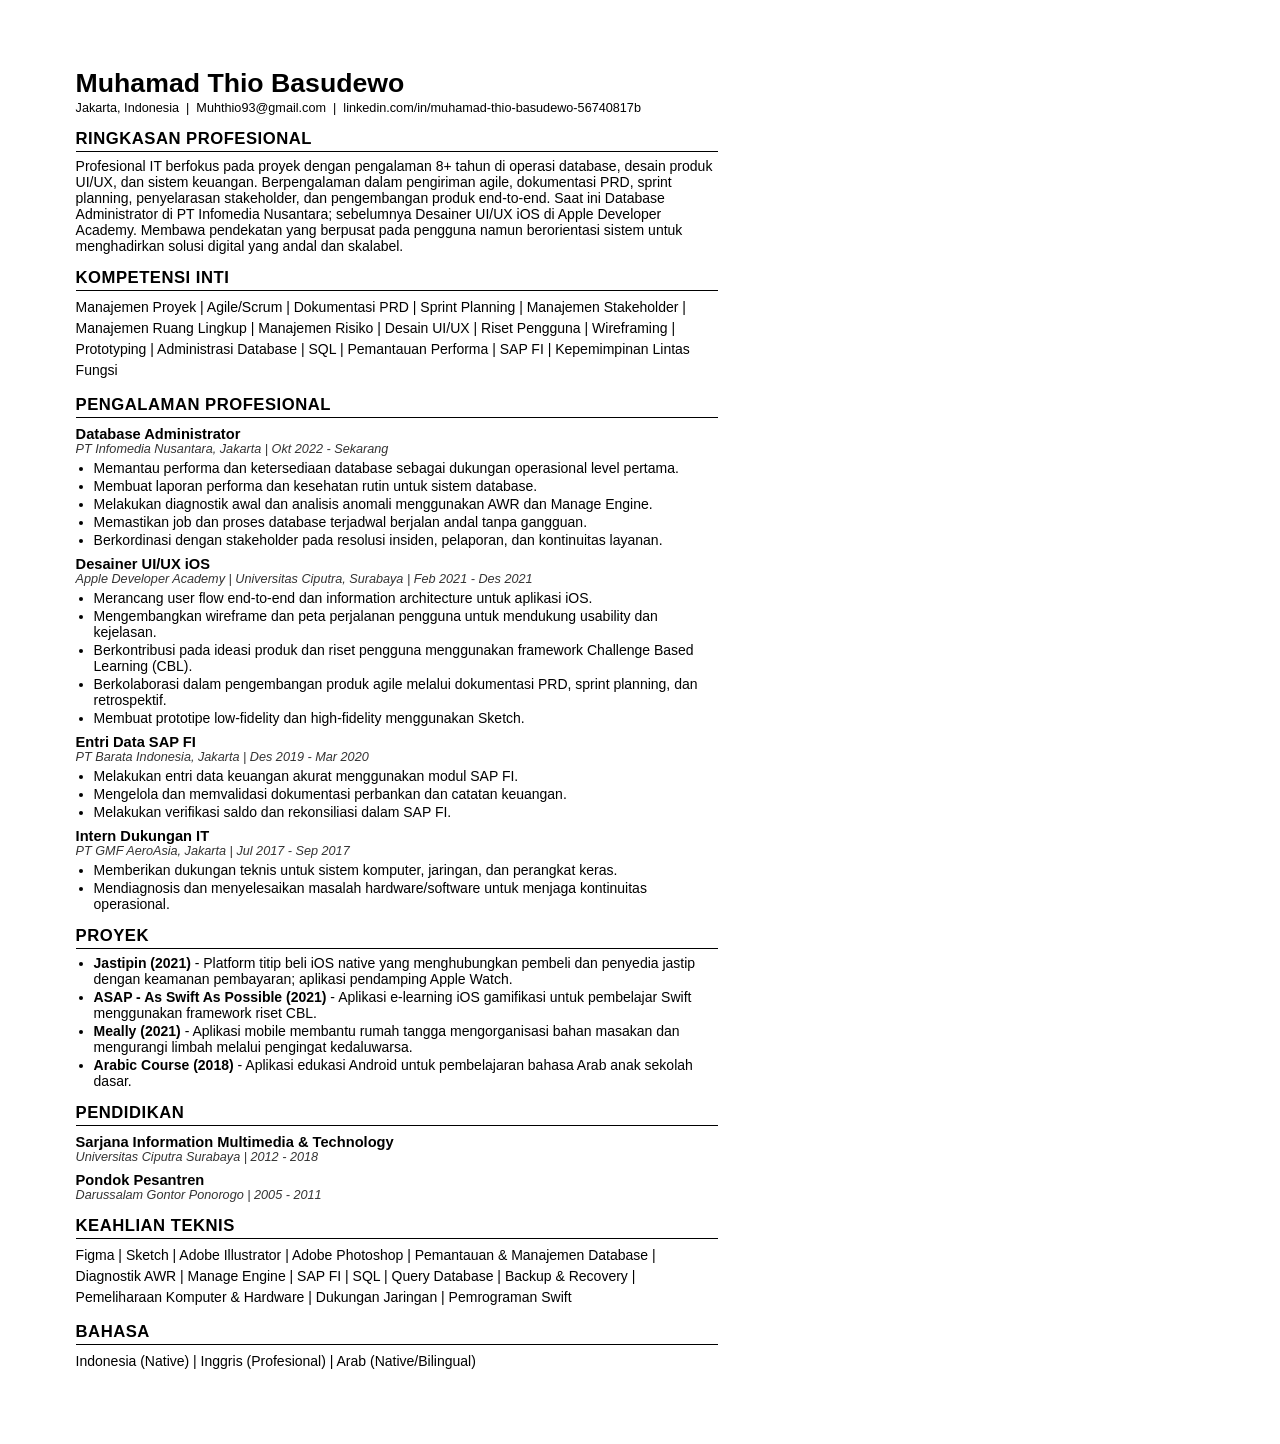
<file: resume-id.html>
<!DOCTYPE html>
<html lang="id">
<head>
<meta charset="UTF-8">
<title>Resume - Muhamad Thio Basudewo</title>
<style>
  body { font-family: "Calibri", "Arial", sans-serif; font-size: 10.5pt; color: #000; margin: 0; padding: 0; font-variant-ligatures: none; font-feature-settings: "liga" 0, "clig" 0, "dlig" 0; }
  .page { width: 210mm; min-height: 297mm; padding: 18mm 20mm; box-sizing: border-box; }
  h1 { font-size: 20pt; margin: 0 0 2px; }
  .contact { font-size: 9.5pt; margin-bottom: 12px; }
  h2 { font-size: 12.5pt; text-transform: uppercase; border-bottom: 1px solid #000; padding-bottom: 2px; margin: 14px 0 6px; letter-spacing: 0.5px; }
  h3 { font-size: 11pt; margin: 8px 0 0; }
  .role-line { font-size: 9.5pt; font-style: italic; color: #333; margin-bottom: 4px; }
  ul { margin: 4px 0 8px 18px; padding: 0; }
  li { margin-bottom: 2px; }
  p { margin: 4px 0; }
  .skills { line-height: 1.5; }
</style>
</head>
<body>
<div class="page">
  <h1>Muhamad Thio Basudewo</h1>
  <div class="contact">
    Jakarta, Indonesia &nbsp;|&nbsp; Muhthio93@gmail.com &nbsp;|&nbsp;
    linkedin.com/in/muhamad-thio-basudewo-56740817b
  </div>

  <h2>Ringkasan Profesional</h2>
  <p>Profesional IT berfokus pada proyek dengan pengalaman 8+ tahun di operasi database, desain produk UI/UX, dan sistem keuangan.
  Berpengalaman dalam pengiriman agile, dokumentasi PRD, sprint planning, penyelarasan stakeholder, dan pengembangan produk end-to-end.
  Saat ini Database Administrator di PT Infomedia Nusantara; sebelumnya Desainer UI/UX iOS di Apple Developer Academy.
  Membawa pendekatan yang berpusat pada pengguna namun berorientasi sistem untuk menghadirkan solusi digital yang andal dan skalabel.</p>

  <h2>Kompetensi Inti</h2>
  <p class="skills">Manajemen Proyek | Agile/Scrum | Dokumentasi PRD | Sprint Planning | Manajemen Stakeholder |
  Manajemen Ruang Lingkup | Manajemen Risiko | Desain UI/UX | Riset Pengguna | Wireframing | Prototyping |
  Administrasi Database | SQL | Pemantauan Performa | SAP FI | Kepemimpinan Lintas Fungsi</p>

  <h2>Pengalaman Profesional</h2>

  <h3>Database Administrator</h3>
  <div class="role-line">PT Infomedia Nusantara, Jakarta | Okt 2022 - Sekarang</div>
  <ul>
    <li>Memantau performa dan ketersediaan database sebagai dukungan operasional level pertama.</li>
    <li>Membuat laporan performa dan kesehatan rutin untuk sistem database.</li>
    <li>Melakukan diagnostik awal dan analisis anomali menggunakan AWR dan Manage Engine.</li>
    <li>Memastikan job dan proses database terjadwal berjalan andal tanpa gangguan.</li>
    <li>Berkordinasi dengan stakeholder pada resolusi insiden, pelaporan, dan kontinuitas layanan.</li>
  </ul>

  <h3>Desainer UI/UX iOS</h3>
  <div class="role-line">Apple Developer Academy | Universitas Ciputra, Surabaya | Feb 2021 - Des 2021</div>
  <ul>
    <li>Merancang user flow end-to-end dan information architecture untuk aplikasi iOS.</li>
    <li>Mengembangkan wireframe dan peta perjalanan pengguna untuk mendukung usability dan kejelasan.</li>
    <li>Berkontribusi pada ideasi produk dan riset pengguna menggunakan framework Challenge Based Learning (CBL).</li>
    <li>Berkolaborasi dalam pengembangan produk agile melalui dokumentasi PRD, sprint planning, dan retrospektif.</li>
    <li>Membuat prototipe low-fidelity dan high-fidelity menggunakan Sketch.</li>
  </ul>

  <h3>Entri Data SAP FI</h3>
  <div class="role-line">PT Barata Indonesia, Jakarta | Des 2019 - Mar 2020</div>
  <ul>
    <li>Melakukan entri data keuangan akurat menggunakan modul SAP FI.</li>
    <li>Mengelola dan memvalidasi dokumentasi perbankan dan catatan keuangan.</li>
    <li>Melakukan verifikasi saldo dan rekonsiliasi dalam SAP FI.</li>
  </ul>

  <h3>Intern Dukungan IT</h3>
  <div class="role-line">PT GMF AeroAsia, Jakarta | Jul 2017 - Sep 2017</div>
  <ul>
    <li>Memberikan dukungan teknis untuk sistem komputer, jaringan, dan perangkat keras.</li>
    <li>Mendiagnosis dan menyelesaikan masalah hardware/software untuk menjaga kontinuitas operasional.</li>
  </ul>

  <h2>Proyek</h2>
  <ul>
    <li><strong>Jastipin (2021)</strong> - Platform titip beli iOS native yang menghubungkan pembeli dan penyedia jastip dengan keamanan pembayaran; aplikasi pendamping Apple Watch.</li>
    <li><strong>ASAP - As Swift As Possible (2021)</strong> - Aplikasi e-learning iOS gamifikasi untuk pembelajar Swift menggunakan framework riset CBL.</li>
    <li><strong>Meally (2021)</strong> - Aplikasi mobile membantu rumah tangga mengorganisasi bahan masakan dan mengurangi limbah melalui pengingat kedaluwarsa.</li>
    <li><strong>Arabic Course (2018)</strong> - Aplikasi edukasi Android untuk pembelajaran bahasa Arab anak sekolah dasar.</li>
  </ul>

  <h2>Pendidikan</h2>
  <h3>Sarjana Information Multimedia & Technology</h3>
  <div class="role-line">Universitas Ciputra Surabaya | 2012 - 2018</div>
  <h3>Pondok Pesantren</h3>
  <div class="role-line">Darussalam Gontor Ponorogo | 2005 - 2011</div>

  <h2>Keahlian Teknis</h2>
  <p class="skills">Figma | Sketch | Adobe Illustrator | Adobe Photoshop | Pemantauan & Manajemen Database |
  Diagnostik AWR | Manage Engine | SAP FI | SQL | Query Database | Backup & Recovery |
  Pemeliharaan Komputer & Hardware | Dukungan Jaringan | Pemrograman Swift</p>

  <h2>Bahasa</h2>
  <p class="skills">Indonesia (Native) | Inggris (Profesional) | Arab (Native/Bilingual)</p>
</div>
</body>
</html>
</file>
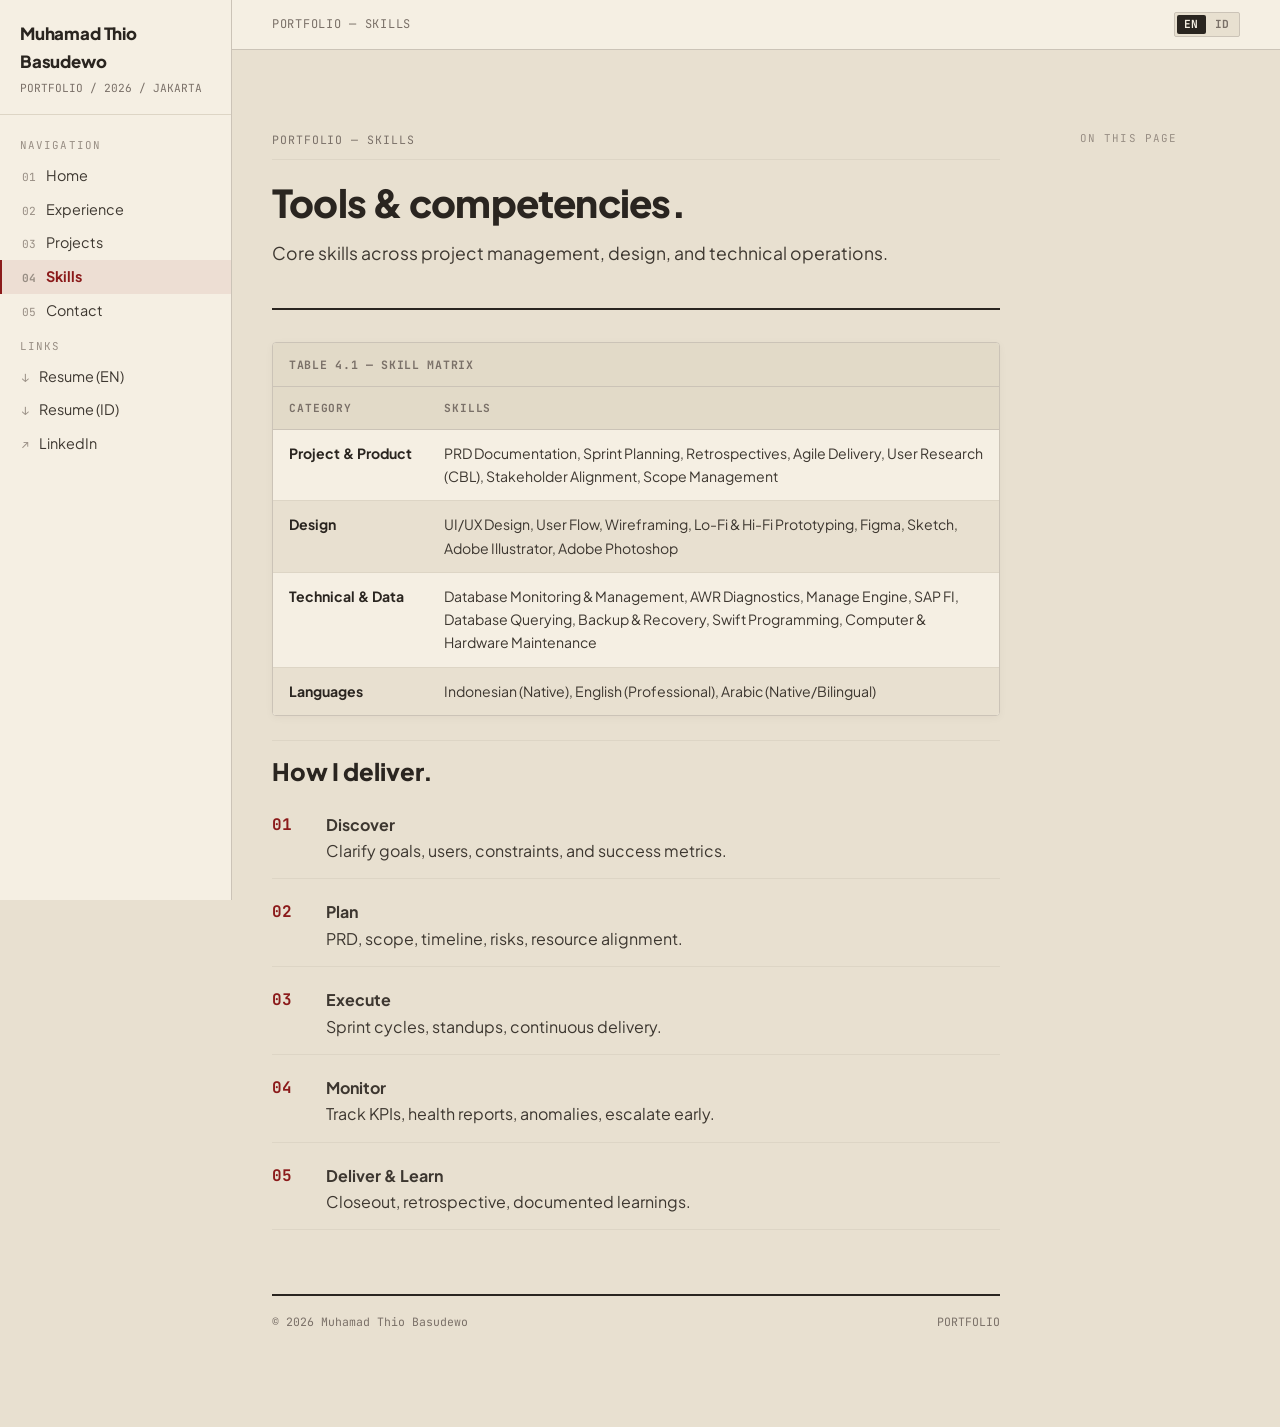
<file: skills.html>
<!DOCTYPE html>
<html lang="en">
<head>
<meta charset="UTF-8">
<meta name="viewport" content="width=device-width, initial-scale=1.0">
<title>Skills — Muhamad Thio Basudewo</title>
<link rel="preconnect" href="https://fonts.googleapis.com">
<link rel="preconnect" href="https://fonts.gstatic.com" crossorigin>
<link href="https://fonts.googleapis.com/css2?family=Plus+Jakarta+Sans:wght@400;500;700;800&family=JetBrains+Mono:wght@400;500;700&display=swap" rel="stylesheet">
<link rel="stylesheet" href="css/styles.css">
</head>
<body class="lang-en">
<div class="doc-shell">
  <aside class="doc-sidebar" aria-label="Sections">
    <div class="doc-brand">
      <a href="index.html" class="doc-brand-title">Muhamad Thio Basudewo</a>
      <div class="doc-brand-meta">PORTFOLIO / 2026 / JAKARTA</div>
    </div>
    <nav aria-label="Sections">
      <div class="doc-nav-section">NAVIGATION</div>
      <ol class="doc-nav">
        <li><a href="index.html"><span class="doc-nav-num">01</span> <span class="en">Home</span><span class="id">Beranda</span></a></li>
        <li><a href="experience.html"><span class="doc-nav-num">02</span> <span class="en">Experience</span><span class="id">Pengalaman</span></a></li>
        <li><a href="projects.html"><span class="doc-nav-num">03</span> <span class="en">Projects</span><span class="id">Proyek</span></a></li>
        <li><a href="skills.html" aria-current="page"><span class="doc-nav-num">04</span> <span class="en">Skills</span><span class="id">Keahlian</span></a></li>
        <li><a href="contact.html"><span class="doc-nav-num">05</span> <span class="en">Contact</span><span class="id">Kontak</span></a></li>
      </ol>
      <div class="doc-nav-section">LINKS</div>
      <ol class="doc-nav">
        <li><a href="assets/resume.pdf" download><span class="doc-nav-num">↓</span> Resume (EN)</a></li>
        <li><a href="assets/resume-id.pdf" download><span class="doc-nav-num">↓</span> Resume (ID)</a></li>
        <li><a href="https://www.linkedin.com/in/muhamad-thio-basudewo-56740817b/" target="_blank" rel="noopener"><span class="doc-nav-num">↗</span> LinkedIn</a></li>
      </ol>
    </nav>
  </aside>
  <div class="doc-main">
    <div class="doc-topbar">
      <span class="doc-topbar-title">PORTFOLIO — SKILLS</span>
      <div class="topbar-actions">
        <div class="lang-switcher" aria-label="Language switcher">
          <a class="lang-btn active" href="#" data-lang="en" title="English">EN</a>
          <a class="lang-btn" href="#" data-lang="id" title="Bahasa Indonesia">ID</a>
        </div>
        
      </div>
    </div>
    <main id="main-content" class="doc-content">
      <header class="specimen-plate">
        <div class="specimen-ref"><span>PORTFOLIO — SKILLS</span><span></span></div>
        <h1 class="doc-title"><span class="en">Tools & competencies.</span><span class="id">Alat & kompetensi.</span></h1>
        <p class="doc-lead"><span class="en">Core skills across project management, design, and technical operations.</span><span class="id">Keahlian inti di manajemen proyek, desain, dan operasi teknis.</span></p>
      </header>

      <div class="doc-table-wrap">
        <table class="doc-table">
          <caption>TABLE 4.1 — SKILL MATRIX</caption>
          <thead><tr><th scope="col"><span class="en">Category</span><span class="id">Kategori</span></th><th scope="col"><span class="en">Skills</span><span class="id">Keahlian</span></th></tr></thead>
          <tbody>
            <tr><td><span class="en">Project & Product</span><span class="id">Proyek & Produk</span></td><td>PRD Documentation, Sprint Planning, Retrospectives, Agile Delivery, User Research (CBL), Stakeholder Alignment, Scope Management</td></tr>
            <tr><td><span class="en">Design</span><span class="id">Desain</span></td><td>UI/UX Design, User Flow, Wireframing, Lo-Fi & Hi-Fi Prototyping, Figma, Sketch, Adobe Illustrator, Adobe Photoshop</td></tr>
            <tr><td><span class="en">Technical & Data</span><span class="id">Teknis & Data</span></td><td>Database Monitoring & Management, AWR Diagnostics, Manage Engine, SAP FI, Database Querying, Backup & Recovery, Swift Programming, Computer & Hardware Maintenance</td></tr>
            <tr><td><span class="en">Languages</span><span class="id">Bahasa</span></td><td>Indonesian (Native), English (Professional), Arabic (Native/Bilingual)</td></tr>
          </tbody>
        </table>
      </div>

      <h2 id="process"><span class="en">How I deliver.</span><span class="id">Cara saya mengirim.</span></h2>
      <ol class="steps">
        <li><div><strong><span class="en">Discover</span><span class="id">Temukan</span></strong><br><span class="en">Clarify goals, users, constraints, and success metrics.</span><span class="id">Menjelaskan tujuan, pengguna, kendala, dan metrik sukses.</span></div></li>
        <li><div><strong><span class="en">Plan</span><span class="id">Rencana</span></strong><br><span class="en">PRD, scope, timeline, risks, resource alignment.</span><span class="id">PRD, ruang lingkup, timeline, risiko, penyelarasan sumber daya.</span></div></li>
        <li><div><strong><span class="en">Execute</span><span class="id">Eksekusi</span></strong><br><span class="en">Sprint cycles, standups, continuous delivery.</span><span class="id">Siklus sprint, standup, pengiriman berkelanjutan.</span></div></li>
        <li><div><strong><span class="en">Monitor</span><span class="id">Pantau</span></strong><br><span class="en">Track KPIs, health reports, anomalies, escalate early.</span><span class="id">Melacak KPI, laporan kesehatan, anomali, eskalasi dini.</span></div></li>
        <li><div><strong><span class="en">Deliver & Learn</span><span class="id">Kirim & Belajar</span></strong><br><span class="en">Closeout, retrospective, documented learnings.</span><span class="id">Penutupan, retrospektif, pembelajaran terdokumentasi.</span></div></li>
      </ol>

      <footer class="doc-footer"><span>© 2026 Muhamad Thio Basudewo</span><span>PORTFOLIO</span></footer>
    </main>
    <nav class="doc-toc" aria-label="On this page"><div class="doc-toc-title">ON THIS PAGE</div><ol id="tocList"></ol></nav>
  </div>
</div>

<script src="js/main.js"></script>
</body>
</html>
</file>
<file: css/styles.css>
/* ==========================================================================
   Documentation System — Swiss-Archival (International Typographic Style × Museum Archive)
   Adapted for portfolio
   ========================================================================== */

:root {
  --paper: oklch(0.9087 0.0231 84.59);
  --paper-raised: oklch(0.9535 0.0172 84.59);
  --paper-sunken: oklch(0.8899 0.0257 86.88);
  --ink: oklch(0.2682 0.0118 67.29);
  --ink-body: oklch(0.3407 0.0146 71.58);
  --ink-meta: oklch(0.5519 0.0175 61.13);
  --ink-faint: oklch(0.6525 0.0189 67.49);
  --rule: oklch(0.8751 0.0233 84.59);
  --rule-strong: oklch(0.8203 0.0188 78.22);
  --accent: oklch(0.4158 0.1484 26.59);
  --accent-deep: oklch(0.3450 0.1226 26.53);
  --accent-wash: oklch(0.4158 0.1484 26.59 / 0.08);
  --indigo: oklch(0.3919 0.0612 248.86);
  --indigo-wash: oklch(0.3919 0.0612 248.86 / 0.08);
  --forest: oklch(0.4798 0.0933 143.95);
  --forest-wash: oklch(0.4798 0.0933 143.95 / 0.10);
  --code-bg: oklch(0.2256 0.0085 59.21);
  --code-surface: oklch(0.1940 0.0063 55.99);
  --code-fg: oklch(0.9352 0.0185 86.15);
  --code-line: oklch(1.0000 0.0000 89.88 / 0.08);
  --shadow-card: oklch(0.2682 0.0118 67.29 / 0.12);
  --shadow-soft: oklch(0.2682 0.0118 67.29 / 0.04);
  --font-display: 'Plus Jakarta Sans', -apple-system, 'Segoe UI', Helvetica, Arial, sans-serif;
  --font-body: 'Plus Jakarta Sans', -apple-system, 'Segoe UI', Helvetica, Arial, sans-serif;
  --font-mono: 'JetBrains Mono', ui-monospace, Menlo, Consolas, monospace;
  --ease-out: cubic-bezier(0.16, 1, 0.3, 1);
  --ease-in: cubic-bezier(0.7, 0, 0.84, 0);
  --radius-sm: 2px;
  --radius-md: 4px;
  --radius-lg: 6px;
  --sidebar-w: 232px;
  --content-w: 76ch;
}

*,
*::before,
*::after { box-sizing: border-box; }

html { scroll-behavior: smooth; background-color: var(--paper); overflow-x: clip; }

body {
  margin: 0; padding: 0;
  background-color: var(--paper);
  color: var(--ink-body);
  font-family: var(--font-body);
  font-size: 1rem;
  line-height: 1.65;
  -webkit-font-smoothing: antialiased;
  overflow-x: clip;
}

h1, h2, h3, h4 { font-family: var(--font-display); color: var(--ink); line-height: 1.2; overflow-wrap: anywhere; }
a { color: var(--accent); }
:focus-visible { outline: 2px solid var(--accent); outline-offset: 2px; }
code, pre, kbd { font-family: var(--font-mono); }
::selection { background: var(--accent); color: var(--paper-raised); }

/* ---------- Shell ---------- */
.doc-shell { display: grid; grid-template-columns: var(--sidebar-w) minmax(0, 1fr); min-height: 100vh; }
.doc-sidebar { position: sticky; top: 0; height: 100vh; overflow-y: auto; border-right: 1px solid var(--rule-strong); background: var(--paper-raised); padding: 20px 0 32px; font-size: 0.9rem; }
.doc-brand { padding: 0 20px 16px; border-bottom: 1px solid var(--rule); margin-bottom: 12px; }
.doc-brand-title { font-family: var(--font-display); font-weight: 800; font-size: 1.05rem; color: var(--ink); text-decoration: none; letter-spacing: -0.01em; }
.doc-brand-meta { font-family: var(--font-mono); font-size: 0.7rem; color: var(--ink-meta); margin-top: 4px; }
.doc-nav-section { padding: 10px 20px 4px; font-family: var(--font-mono); font-size: 0.68rem; letter-spacing: 0.1em; color: var(--ink-faint); }
.doc-nav { list-style: none; margin: 0; padding: 0; }
.doc-nav a { display: flex; gap: 10px; align-items: baseline; padding: 5px 20px; color: var(--ink-body); text-decoration: none; border-left: 2px solid transparent; transition: color 0.15s var(--ease-out), border-color 0.15s var(--ease-out), background-color 0.15s var(--ease-out); }
.doc-nav a:hover { color: var(--accent); }
.doc-nav a[aria-current="page"] { color: var(--accent); border-left-color: var(--accent); background: var(--accent-wash); font-weight: 700; }
.doc-nav-num { font-family: var(--font-mono); font-size: 0.7rem; color: var(--ink-faint); }
.doc-main { min-width: 0; padding: 0 0 96px; display: grid; grid-template-columns: minmax(0, 1fr) 200px; gap: 40px; align-items: start; }
.doc-content { max-width: var(--content-w); width: 100%; margin: 0 auto; padding: 40px 40px 0; }
.doc-toc { position: sticky; top: 76px; max-height: calc(100vh - 100px); overflow-y: auto; padding: 40px 32px 0 0; font-size: 0.8rem; }
.doc-toc-title { font-family: var(--font-mono); font-size: 0.68rem; letter-spacing: 0.1em; color: var(--ink-faint); margin-bottom: 8px; }
.doc-toc ol { list-style: none; margin: 0; padding: 0 0 0 12px; border-left: 1px solid var(--rule-strong); }
.doc-toc li { margin-bottom: 6px; }
.doc-toc a { color: var(--ink-meta); text-decoration: none; transition: color 0.15s var(--ease-out); }
.doc-toc a:hover { color: var(--accent); }

/* ---------- Specimen plate ---------- */
.specimen-plate { border-bottom: 2px solid var(--ink); padding-bottom: 24px; margin-bottom: 32px; }
.specimen-ref { display: flex; justify-content: space-between; gap: 16px; font-family: var(--font-mono); font-size: 0.72rem; letter-spacing: 0.08em; color: var(--ink-meta); border-bottom: 1px solid var(--rule); padding-bottom: 10px; margin-bottom: 20px; }
.doc-title { font-size: 2.4rem; font-weight: 800; letter-spacing: -0.02em; margin: 0 0 12px; }
.doc-lead { font-size: 1.1rem; color: var(--ink-body); margin: 0; max-width: 62ch; }

/* ---------- Prose ---------- */
.doc-content h2 { font-size: 1.5rem; font-weight: 800; margin: 48px 0 12px; padding-top: 16px; border-top: 1px solid var(--rule); }
.doc-content h2:first-of-type { margin-top: 8px; }
.doc-content h3 { font-size: 1.15rem; font-weight: 700; margin: 32px 0 8px; }
.doc-content p { margin: 0 0 16px; }
.doc-content ul, .doc-content ol { margin: 0 0 16px; padding-left: 24px; }
.doc-content li { margin-bottom: 6px; }
.doc-content li::marker { color: var(--accent); }

/* ---------- Top bar ---------- */
.doc-topbar { grid-column: 1 / -1; position: sticky; top: 0; z-index: 20; display: flex; align-items: center; justify-content: space-between; gap: 12px; padding: 12px 40px; background: var(--paper-raised); border-bottom: 1px solid var(--rule-strong); }
.doc-topbar-title { font-family: var(--font-mono); font-size: 0.75rem; letter-spacing: 0.06em; color: var(--ink-meta); }
.topbar-actions { display: flex; gap: 8px; align-items: center; }
.btn { font-family: var(--font-mono); font-size: 0.75rem; padding: 6px 12px; border: 1px solid var(--rule-strong); border-radius: var(--radius-sm); background: transparent; color: var(--ink); text-decoration: none; cursor: pointer; transition: border-color 0.15s var(--ease-out), background-color 0.15s var(--ease-out); }
.btn:hover { border-color: var(--accent); color: var(--accent); }
.btn-primary { background: var(--accent); border-color: var(--accent); color: var(--paper-raised); }
.btn-primary:hover { background: var(--accent-deep); border-color: var(--accent-deep); color: var(--paper-raised); }

/* ---------- Server cards ---------- */
.server-card { border: 1px solid var(--rule-strong); border-radius: var(--radius-md); background: var(--paper-raised); margin: 0 0 20px; overflow: hidden; }
.server-card-header { display: flex; justify-content: space-between; align-items: baseline; gap: 12px; padding: 14px 18px; border-bottom: 1px solid var(--rule); }
.server-card-header h3 { margin: 0; font-size: 1.1rem; }
.server-card-id { font-family: var(--font-mono); font-size: 0.75rem; color: var(--ink-meta); }
.server-card-body { padding: 14px 18px; font-size: 0.92rem; }
.server-card-body p { margin: 0 0 10px; }

/* ---------- Lang switcher ---------- */
.lang-switcher { display: inline-flex; align-items: center; background: var(--paper); border: 1px solid var(--rule-strong); border-radius: var(--radius-sm); padding: 2px; gap: 2px; }
.lang-btn { font-family: var(--font-mono); font-size: 0.7rem; font-weight: 700; letter-spacing: 0.05em; padding: 3px 7px; border: none; background: transparent; color: var(--ink-meta); cursor: pointer; border-radius: 2px; transition: all 0.15s var(--ease-out); text-decoration: none; display: inline-block; line-height: 1.2; }
.lang-btn:hover { color: var(--ink); }
.lang-btn.active { background: var(--ink); color: var(--paper-raised); }

/* ---------- Figure plates ---------- */
.figure-plate { margin: 28px 0 28px; border: 1px solid var(--rule-strong); border-radius: var(--radius-md); background: var(--paper-raised); overflow: hidden; box-shadow: 0 2px 8px var(--shadow-soft); max-width: 860px; margin-left: auto; margin-right: auto; }
.figure-mat { background: var(--ink); padding: 22px; }
.figure-mat img { display: block; width: 100%; height: auto; border-radius: var(--radius-sm); outline: 1px solid var(--code-line); outline-offset: 6px; }
.figure-caption { display: flex; justify-content: space-between; gap: 12px; flex-wrap: wrap; padding: 12px 16px; border-top: 1px solid var(--rule-strong); font-family: var(--font-mono); font-size: 0.72rem; color: var(--ink-meta); }
.figure-caption strong { color: var(--accent); letter-spacing: 0.08em; }

/* ---------- Footer ---------- */
.doc-footer { border-top: 2px solid var(--ink); margin-top: 64px; padding-top: 16px; font-family: var(--font-mono); font-size: 0.72rem; color: var(--ink-meta); display: flex; justify-content: space-between; gap: 12px; flex-wrap: wrap; }

/* ---------- Reference tables ---------- */
.doc-table-wrap { overflow-x: auto; margin: 0 0 24px; border: 1px solid var(--rule-strong); border-radius: var(--radius-md); background: var(--paper-raised); box-shadow: 0 2px 8px var(--shadow-soft); }
table.doc-table { width: 100%; border-collapse: collapse; font-size: 0.88rem; background: var(--paper-raised); }
.doc-table caption { text-align: left; font-family: var(--font-mono); font-size: 0.72rem; letter-spacing: 0.06em; color: var(--ink-meta); padding: 12px 16px; border-bottom: 1px solid var(--rule-strong); background: var(--paper-sunken); font-weight: 700; }
.doc-table th { font-family: var(--font-mono); font-size: 0.7rem; font-weight: 700; letter-spacing: 0.08em; text-align: left; color: var(--ink-meta); padding: 12px 16px; border-bottom: 1px solid var(--rule-strong); background: var(--paper-sunken); white-space: nowrap; text-transform: uppercase; }
.doc-table td { padding: 12px 16px; border-bottom: 1px solid var(--rule); vertical-align: top; color: var(--ink-body); }
.doc-table tr:last-child td { border-bottom: none; }
.doc-table tr:hover td { background: var(--accent-wash); }
.doc-table td:first-child { font-weight: 700; color: var(--ink); white-space: nowrap; }
.doc-table tbody tr:nth-child(even) td { background: var(--paper); }
.doc-table tbody tr:nth-child(even):hover td { background: var(--accent-wash); }

/* ---------- Steps ---------- */
ol.steps { list-style: none; counter-reset: step; padding: 0; margin: 0 0 24px; }
ol.steps > li { counter-increment: step; display: grid; grid-template-columns: 40px minmax(0, 1fr); gap: 14px; padding: 14px 0; border-bottom: 1px solid var(--rule); }
ol.steps > li::before { content: counter(step, decimal-leading-zero); font-family: var(--font-mono); font-weight: 700; color: var(--accent); }
ol.steps > li::marker { content: none; }

/* ---------- Responsive ---------- */
@media (max-width: 900px) {
  .doc-main { grid-template-columns: minmax(0, 1fr); }
  .doc-toc { display: none; }
  .doc-shell { grid-template-columns: minmax(0, 1fr); }
  .doc-sidebar { position: static; height: auto; border-right: none; border-bottom: 1px solid var(--rule-strong); padding-bottom: 12px; }
  .doc-content { padding: 28px 20px 0; }
  .doc-topbar { padding: 12px 20px; }
  .doc-title { font-size: 1.8rem; }
}
@media (prefers-reduced-motion: reduce) {
  html { scroll-behavior: auto; }
  *, *::before, *::after { animation-duration: 0.01ms !important; transition-duration: 0.01ms !important; }
}

/* ---------- Lang visibility ---------- */
body.lang-id .en { display: none !important; }
body.lang-en .id { display: none !important; }

/* ---------- Mobile nav ---------- */
.menu-btn { display: none; }
@media (max-width: 900px) {
  .menu-btn { display: inline-flex !important; align-items: center; justify-content: center; width: 36px; height: 36px; border: 1px solid var(--rule-strong); background: transparent; color: var(--ink); cursor: pointer; font-family: var(--font-mono); font-size: 0.8rem; }
  .doc-nav { display: none; }
  .doc-nav.open { display: block; }
}
</file>
